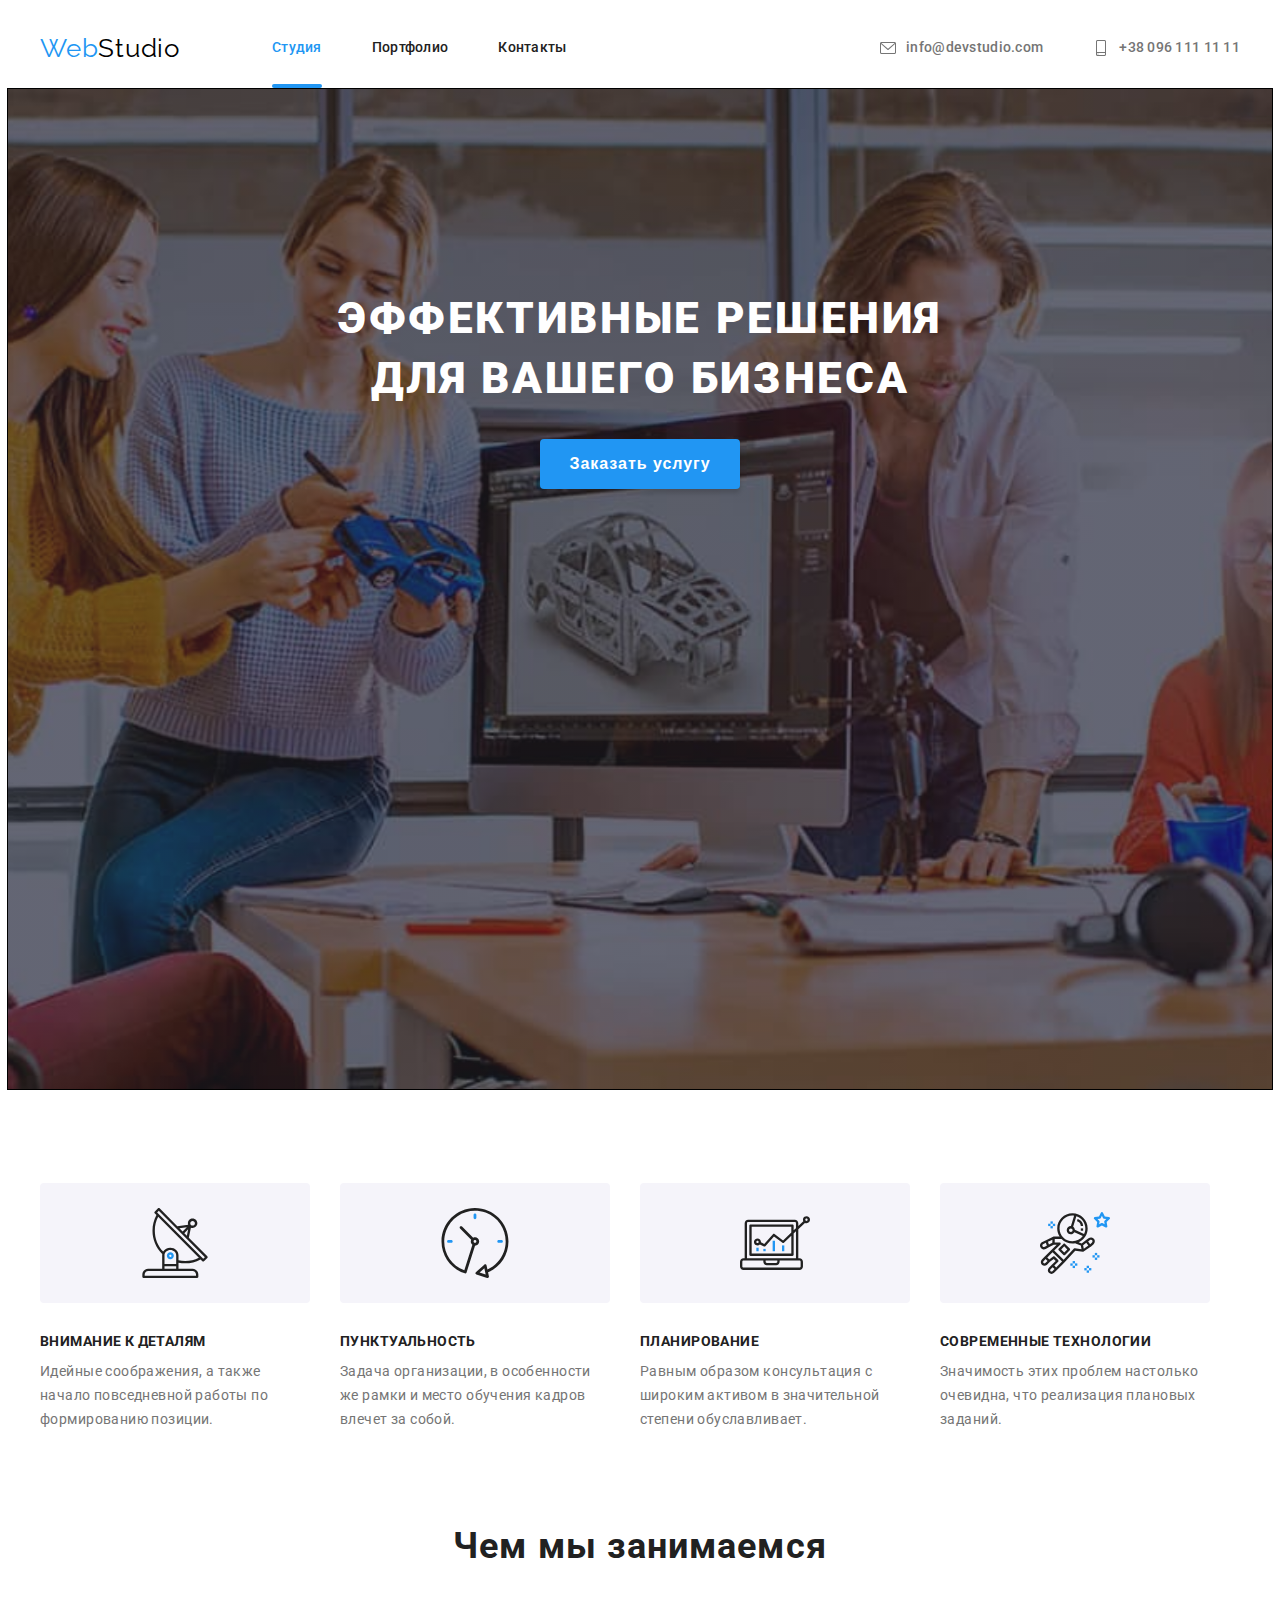
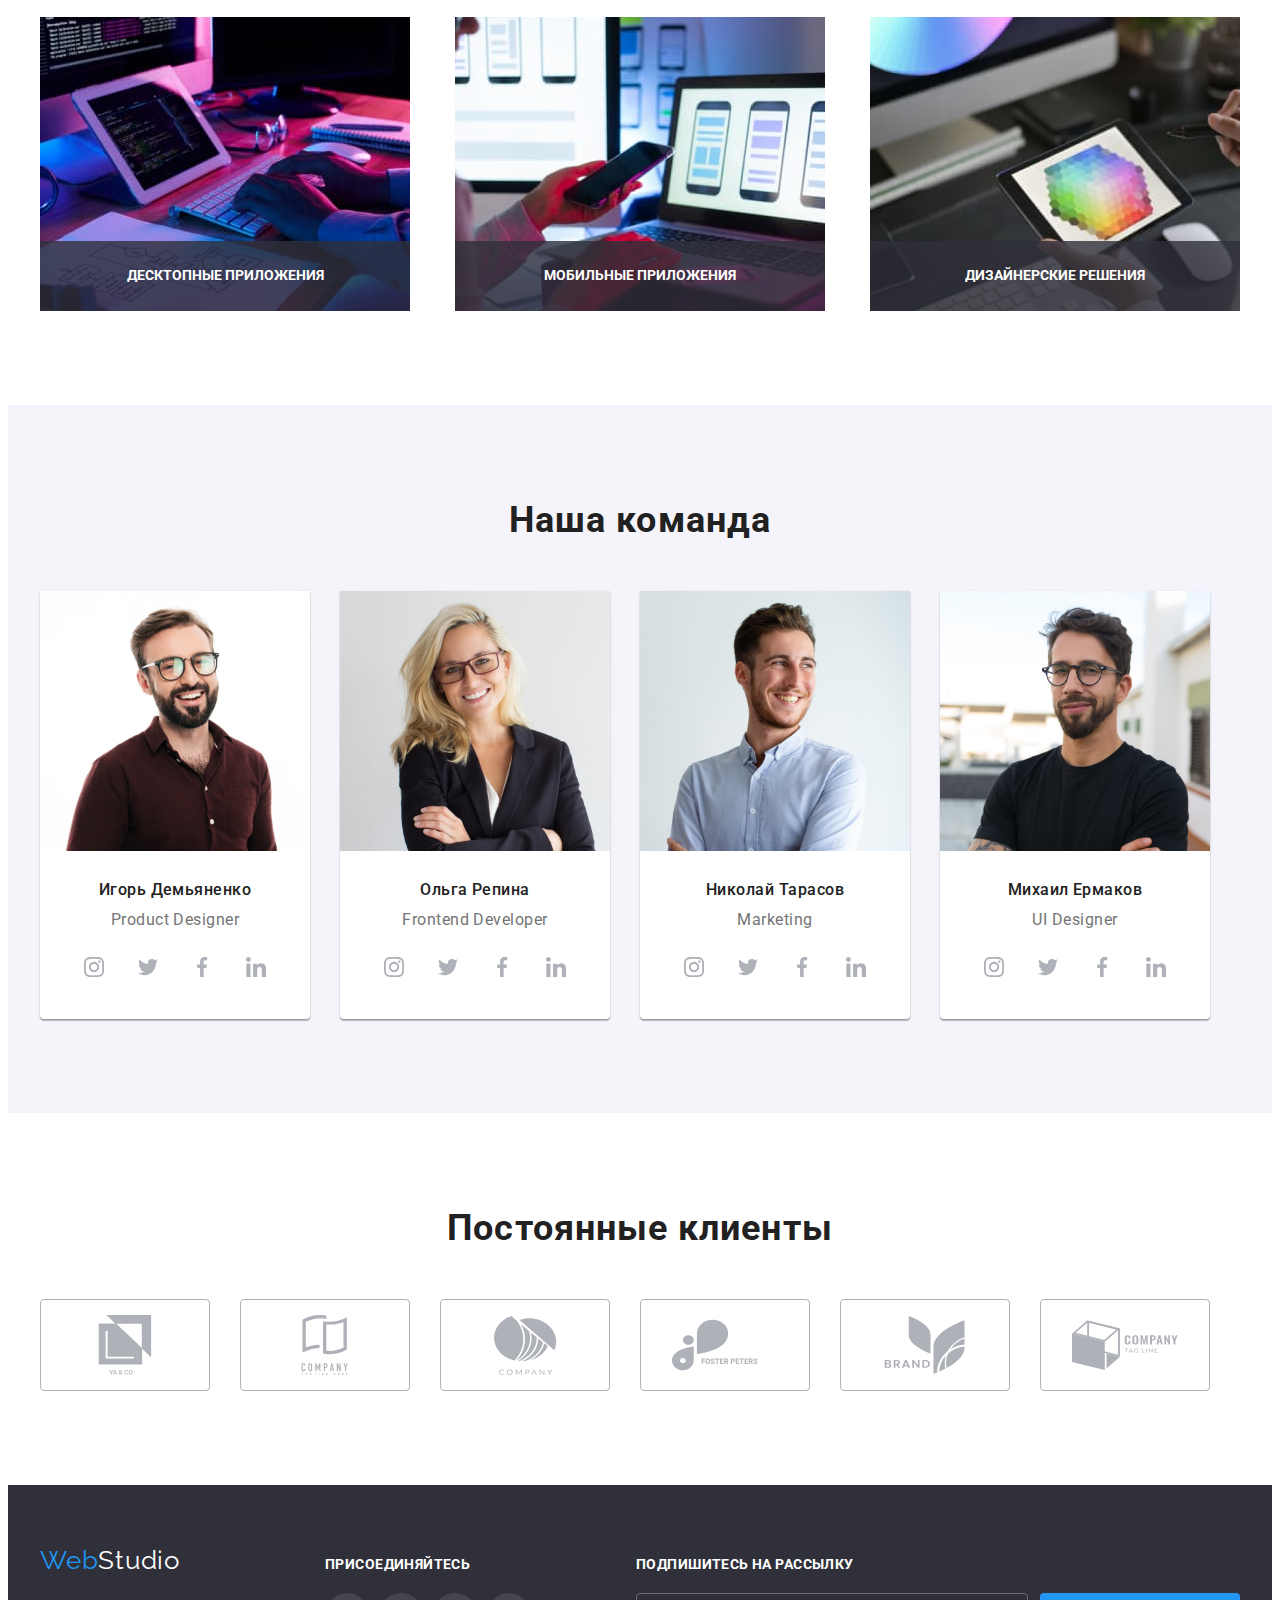
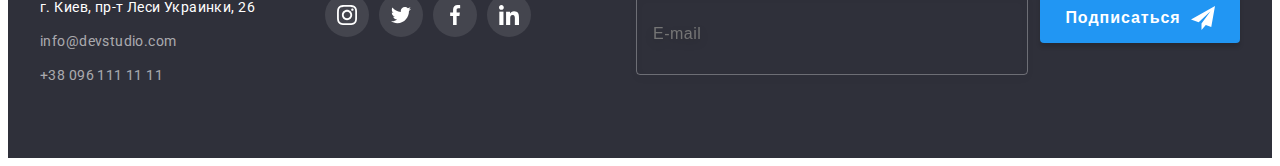
<file: index.html>
<!DOCTYPE html>
<html lang="ru">

<head>
  <meta charset="UTF-8" />
  <meta http-equiv="X-UA-Compatible" content="IE=edge" />
  <meta name="viewport" content="width=device-width, initial-scale=1.0" />
  <title>WebStudio</title>
  <link rel="preconnect" href="https://fonts.gstatic.com" />
  <link href="https://fonts.googleapis.com/css2?family=Raleway:wght@700&family=Roboto:wght@400;500;700;900&display=swap"
    rel="stylesheet" />
  <link rel="stylesheet" href="https://cdnjs.cloudflare.com/ajax/libs/modern-normalize/0.2.0/modern-normalize.min.css"
    integrity="sha512-sqIVMkf5f8XGYI/UZYGs7wODxlUeoj9JknataPfUwtvrSKWMHrMXGZ7Evb6nabFYJQG15vFFyALe6r0nWCD1Ug=="
    crossorigin="anonymous" referrerpolicy="no-referrer" />
  <link rel="stylesheet" href="./css/main.min.css" />
</head>

<body>
  <!-- header -->
  <header class="header">
    <div class="container header_container">
      <nav class="navigation">
        <a class="logo logo_header link" href="./"><span class="logo_color">Web</span>Studio</a>
        <ul class="menu list">
          <li class="menu__item">
            <a class="menu__link link current" href="./">Студия</a>
          </li>
          <li class="menu__item">
            <a class="menu__link link" href="./portfolio.html">Портфолио</a>
          </li>
          <li class="menu__item">
            <a class="menu__link link" href="#contacts">Контакты</a>
          </li>
        </ul>
      </nav>
      <ul class="contact-menu list">
        <li class="contact-menu__item">
          <a class="contact-menu__mail-link link" href="mailto:info@devstudio.com">
            <svg class="contact-menu__contact-icon" width="16" height="12">
              <use href="./images/sprite.svg#icon-envelope"></use>
            </svg>
            info@devstudio.com</a>
        </li>
        <li class="contact-menu__item">
          <a class="contact-menu__tel-link link" href="tel:+380961111111">
            <svg class="contact-menu__contact-icon" width="16" height="12">
              <use href="./images/sprite.svg#icon-smartphone"></use>
            </svg>+38 096 111 11 11</a>
        </li>
      </ul>
    </div>
  </header>
  <main>
    <!-- hero_section -->
    <section class="hero-section">
      <div class="container hero-container">
        <h1 class="main-title">
          Эффективные решения <br/>
          для вашего бизнеса
        </h1>
        <button class="popup-btn" type="button" data-modal-open>
          Заказать услугу
        </button>
      </div>
    </section>
    <!-- features_section -->
    <section class="features-section">
      <div class="container features-container">
        <h2 class="main-suptitle visually-hidden">Преимущества</h2>
        <ul class="features-list list">
          <li class="features-list-item">
            <div class="features-icon-bgr">
              <svg class="features-icon" width="70" height="70">
                <use href="./images/sprite.svg#icon-antenna"></use>
              </svg>
            </div>
            <h3 class="suptitle">Внимание к деталям</h3>
            <p class="features-text">
              Идейные соображения, а также начало повседневной работы по
              формированию позиции.
            </p>
          </li>
          <li class="features-list-item">
            <div class="features-icon-bgr">
              <svg class="features-icon" width="70" height="70">
                <use href="./images/sprite.svg#icon-clock"></use>
              </svg>
            </div>
            <h3 class="suptitle">Пунктуальность</h3>
            <p class="features-text">
              Задача организации, в особенности же рамки и место обучения
              кадров влечет за собой.
            </p>
          </li>
          <li class="features-list-item">
            <div class="features-icon-bgr">
              <svg class="features-icon" width="70" height="70">
                <use href="./images/sprite.svg#icon-diagram"></use>
              </svg>
            </div>
            <h3 class="suptitle">Планирование</h3>
            <p class="features-text">
              Равным образом консультация с широким активом в значительной
              степени обуславливает.
            </p>
          </li>
          <li class="features-list-item">
            <div class="features-icon-bgr">
              <svg class="features-icon" width="70" height="70">
                <use href="./images/sprite.svg#icon-astronaut"></use>
              </svg>
            </div>
            <h3 class="suptitle">Современные технологии</h3>
            <p class="features-text">
              Значимость этих проблем настолько очевидна, что реализация
              плановых заданий.
            </p>
          </li>
        </ul>
      </div>
    </section>
    <!-- about_section -->
    <section class="about-section section">
      <div class="container">
        <h2 class="main-suptitle">Чем мы занимаемся</h2>
        <ul class="about-list list">
          <li class="about-list-item">
            <div class="about-list-wrapper">
              <img class="about-img" src="./images/what_we_do/box1.jpg" alt="программист пишет код" width="370"
                height="294" />
              <p class="about-list-wraper-title">Десктопные приложения</p>
            </div>
          </li>
          <li class="about-list-item">
            <div class="about-list-wrapper">
              <img class="about-img" src="./images/what_we_do/box2.jpg" alt="просмотр макета для телефона" width="370"
                height="294" />
              <p class="about-list-wraper-title">Мобильные приложения</p>
            </div>
          </li>
          <li class="about-list-item">
            <div class="about-list-wrapper">
              <img class="about-img" src="./images/what_we_do/box3.jpg" alt="выбор цвета" width="370" height="294" />
              <p class="about-list-wraper-title">Дизайнерские решения</p>
            </div>
          </li>
        </ul>
      </div>
    </section>
    <!-- our_team_section -->
    <section class="our-team-section section">
      <div class="container ots-container">
        <h2 class="main-suptitle">Наша команда</h2>
        <ul class="our-team-list list">
          <li class="our-team-list-item">
            <img class="our-team-img" src="./images/our_team/ihor.jpg" alt="Игорь Демьяненко" width="270"
              height="260" />
            <div class="members">
              <h3 class="our-team-suptitle">Игорь Демьяненко</h3>
              <p class="our-team-text">Product Designer</p>
              <ul class="social-list list">
                <li class="members-list-item">
                  <a class="social-link link" href="#">
                    <svg class="social-icon">
                      <use class="social-list__icon" href="./images/sprite.svg#icon-instagram"></use>
                    </svg>
                  </a>
                </li>
                <li class="members-list-item">
                  <a class="social-link link" href="#">
                    <svg class="social-icon">
                      <use class="social-list__icon" href="./images/sprite.svg#icon-twitter"></use>
                    </svg>
                  </a>
                </li>
                <li class="members-list-item">
                  <a class="social-link link" href="#">
                    <svg class="social-icon">
                      <use class="social-list__icon" href="./images/sprite.svg#icon-facebook"></use>
                    </svg>
                  </a>
                </li>
                <li class="members-list-item">
                  <a class="social-link link" href="#">
                    <svg class="social-icon">
                      <use class="social-list__icon" href="./images/sprite.svg#icon-linkedin"></use>
                    </svg>
                  </a>
                </li>
              </ul>
            </div>
          </li>
          <li class="our-team-list-item">
            <img class="our-team-img" src="./images/our_team/olha.jpg" alt="Ольга Репина" width="270" height="260" />
            <div class="members">
              <h3 class="our-team-suptitle">Ольга Репина</h3>
              <p class="our-team-text">Frontend Developer</p>
              <ul class="social-list list">
                <li class="members-list-item">
                  <a class="social-link link" href="#">
                    <svg class="social-icon">
                      <use class="social-list__icon" href="./images/sprite.svg#icon-instagram"></use>
                    </svg>
                  </a>
                </li>
                <li class="members-list-item">
                  <a class="social-link link" href="#">
                    <svg class="social-icon">
                      <use class="social-list__icon" href="./images/sprite.svg#icon-twitter"></use>
                    </svg>
                  </a>
                </li>
                <li class="members-list-item">
                  <a class="social-link link" href="#">
                    <svg class="social-icon">
                      <use class="social-list__icon" href="./images/sprite.svg#icon-facebook"></use>
                    </svg>
                  </a>
                </li>
                <li class="members-list-item">
                  <a class="social-link link" href="#">
                    <svg class="social-icon">
                      <use class="social-list__icon" href="./images/sprite.svg#icon-linkedin"></use>
                    </svg>
                  </a>
                </li>
              </ul>
            </div>
          </li>
          <li class="our-team-list-item">
            <img class="our-team-img" src="./images/our_team/nikolaj.jpg" alt="Николай Тарасов" width="270"
              height="260" />
            <div class="members">
              <h3 class="our-team-suptitle">Николай Тарасов</h3>
              <p class="our-team-text">Marketing</p>
              <ul class="social-list list">
                <li class="members-list-item">
                  <a class="social-link link" href="#">
                    <svg class="social-icon">
                      <use class="social-list__icon" href="./images/sprite.svg#icon-instagram"></use>
                    </svg>
                  </a>
                </li>
                <li class="members-list-item">
                  <a class="social-link link" href="#">
                    <svg class="social-icon">
                      <use class="social-list__icon" href="./images/sprite.svg#icon-twitter"></use>
                    </svg>
                  </a>
                </li>
                <li class="members-list-item">
                  <a class="social-link link" href="#">
                    <svg class="social-icon">
                      <use class="social-list__icon" href="./images/sprite.svg#icon-facebook"></use>
                    </svg>
                  </a>
                </li>
                <li class="members-list-item">
                  <a class="social-link link" href="#">
                    <svg class="social-icon">
                      <use class="social-list__icon" href="./images/sprite.svg#icon-linkedin"></use>
                    </svg>
                  </a>
                </li>
              </ul>
            </div>
          </li>
          <li class="our-team-list-item">
            <img class="our-team-img" src="./images/our_team/mihail.jpg" alt="Михаил Ермаков" width="270"
              height="260" />
            <div class="members">
              <h3 class="our-team-suptitle">Михаил Ермаков</h3>
              <p class="our-team-text">UI Designer</p>
              <ul class="social-list list">
                <li class="members-list-item">
                  <a class="social-link link" href="#">
                    <svg class="social-icon">
                      <use class="social-list__icon" href="./images/sprite.svg#icon-instagram"></use>
                    </svg>
                  </a>
                </li>
                <li class="members-list-item">
                  <a class="social-link link" href="#">
                    <svg class="social-icon">
                      <use class="social-list__icon" href="./images/sprite.svg#icon-twitter"></use>
                    </svg>
                  </a>
                </li>
                <li class="members-list-item">
                  <a class="social-link link" href="#">
                    <svg class="social-icon">
                      <use class="social-list__icon" href="./images/sprite.svg#icon-facebook"></use>
                    </svg>
                  </a>
                </li>
                <li class="members-list-item">
                  <a class="social-link link" href="#">
                    <svg class="social-icon">
                      <use class="social-list__icon" href="./images/sprite.svg#icon-linkedin"></use>
                    </svg>
                  </a>
                </li>
              </ul>
            </div>
          </li>
        </ul>
      </div>
    </section>
    <!-- clients section -->
    <section class="clients-section section">
      <div class="container clients-container">
        <h2 class="main-suptitle">Постоянные клиенты</h2>
        <ul class="clients-list list">
          <li class="clients-list-item">
            <a class="clients-link link" href="#">
              <svg class="clients-icon">
                <use href="./images/sprite.svg#icon-client1"></use>
              </svg>
            </a>
          </li>
          <li class="clients-list-item">
            <a class="clients-link link" href="#">
              <svg class="clients-icon">
                <use href="./images/sprite.svg#icon-client2"></use>
              </svg>
            </a>
          </li>
          <li class="clients-list-item">
            <a class="clients-link link" href="#">
              <svg class="clients-icon">
                <use href="./images/sprite.svg#icon-client3"></use>
              </svg>
            </a>
          </li>
          <li class="clients-list-item">
            <a class="clients-link link" href="#">
              <svg class="clients-icon">
                <use href="./images/sprite.svg#icon-client4"></use>
              </svg>
            </a>
          </li>
          <li class="clients-list-item">
            <a class="clients-link link" href="#">
              <svg class="clients-icon">
                <use href="./images/sprite.svg#icon-client5"></use>
              </svg>
            </a>
          </li>
          <li class="clients-list-item">
            <a class="clients-link link" href="#">
              <svg class="clients-icon">
                <use href="./images/sprite.svg#icon-client6"></use>
              </svg>
            </a>
          </li>
        </ul>
      </div>
    </section>
  </main>
  <!-- footer section -->
  <footer class="footer">
    <div class="container footer-container">
      <div class="footer-div-all">
        <div class="address-div">
          <a class="logo logo_footer link" href="./"><span class="logo_color">Web</span><span
              class="last_logo">Studio</span></a>
          <address class="address" id="contacts">
            <ul class="address-list list">
              <li class="address-list__item">
                <a class="address-list__link-maps link" href="https://goo.gl/maps/2FeBoZ7qKvZtW7PK7" target="_blank"
                  rel="nonoopener noreferrer">г. Киев, пр-т Леси Украинки, 26</a>
              </li>
              <li class="address-list__item">
                <a class="address-list__link-mail link" href="mailto:info@devstudio.com">info@devstudio.com</a>
              </li>
              <li class="address-list__item">
                <a class="address-list__link-tel link" href="tel:+380961111111">+38 096 111 11 11</a>
              </li>
            </ul>
          </address>
        </div>
        <div class="footer-social">
          <p class="footer-social-title">Присоединяйтесь</p>
          <ul class="social-list list">
            <li class="social-list__footer-item">
              <a class="social-list__footer-link link" href="#">
                <svg class="social-icon">
                  <use class="social-list__icon" href="./images/sprite.svg#icon-instagram"></use>
                </svg>
              </a>
            </li>
            <li class="social-list__footer-item">
              <a class="social-list__footer-link link" href="#">
                <svg class="social-icon">
                  <use class="social-list__icon" href="./images/sprite.svg#icon-twitter"></use>
                </svg>
              </a>
            </li>
            <li class="social-list__footer-item">
              <a class="social-list__footer-link link" href="#">
                <svg class="social-icon">
                  <use class="social-list__icon" href="./images/sprite.svg#icon-facebook"></use>
                </svg>
              </a>
            </li>
            <li class="social-list__footer-item">
              <a class="social-list__footer-link link" href="#">
                <svg class="social-icon">
                  <use class="social-list__icon" href="./images/sprite.svg#icon-linkedin"></use>
                </svg>
              </a>
            </li>
          </ul>
        </div>
        <div class="subscribe-mail">
          <p class="subscribe-mail-title">
            Подпишитесь на рассылку
          </p>
          <form action="#" class="footer-form">
            <input type="email" class="footer-form__input-mail" name="user-email" placeholder="E-mail" pattern="^[a-zA-Z0-9]+$+@[a-z0-9.-]=\.[a-z]{2,}$" title="test@mail.com" required >
            <button type="submit" class="subscribe-btn">
              Подписаться
              <svg class="subscribe-btn__icon">
                <use class="" href="./images/sprite.svg#icon-iconsend"></use>
              </svg>
            </button>
          </form>
        </div>
      </div>
    </div>
  </footer>
  <!-- BACKDROP -->
  <div class="backdrop is-hidden" data-modal>
    <div class="modal"> 
      <button type="button" class="close-btn" data-modal-close>
        <svg class="close-btn-icon">
          <use class="close-btn-link" href="./images/sprite.svg#icon-closebtn"></use>
        </svg>
      </button>
      <form action="#" class="modal-form">
        <p class="modal-form-title">
          Оставьте свои данные, мы вам перезвоним
        </p>
        <label class="modal-form-label">
          Имя          
            <span class="modal-form-label-wrapper">
              <input type="text" class="modal-form-input" name="user-name" minlength="2" pattern="[a-zA-Zа-яёА-ЯЁ]+" title="Имя должно содержать символы кирилицы или латиницы" required >
              <svg class="input-icon">
                <use class="input-icon-link" href="./images/sprite.svg#icon-person-black"></use>
              </svg>
            </span>
        </label>
        <label class="modal-form-label">
          Телефон
          <span class="modal-form-label-wrapper">
          <input type="tel" class="modal-form-input" name="user-tel" pattern="[0-9]{3}-[0-9]{3}-[0-9]{2}-[0-9]{2}" title="099-999-99-99" required >
          <svg class="input-icon">
            <use class="input-icon-link" href="./images/sprite.svg#icon-phone-black"></use>
          </svg>
        </span>
        </label>
        <label class="modal-form-label">
          Почта
          <span class="modal-form-label-wrapper">
          <input type="email" class="modal-form-input" name="user-email" pattern="^[a-zA-Z0-9]+$+@[a-z0-9.-]=\.[a-z]{2,}$" title="test@mail.com" required >
          <svg class="input-icon">
            <use class="input-icon-link" href="./images/sprite.svg#icon-email-black"></use>
          </svg>
        </span>
        </label>
        <label class="modal-form-label">
          Комментарий
          <textarea name="user-message" class="modal-form-message" placeholder="Введите текст"></textarea>
        </label>
        <input type="checkbox" class="modal-form-checkbox visually-hidden" id="accept-policy">
        <label for="accept-policy" class="modal-form-checkbox-label">
          Соглашаюсь с рассылкой и принимаю&nbsp;
          <a href="#" class="modal-form-checkbox-link link">Условия договора</a>
        </label>
        <button type="submit" class="modal-form-btn">Отправить</button>
      </form>
    </div>
  </div>
  <script src="./js/modal.js"></script>
</body>

</html>
</file>
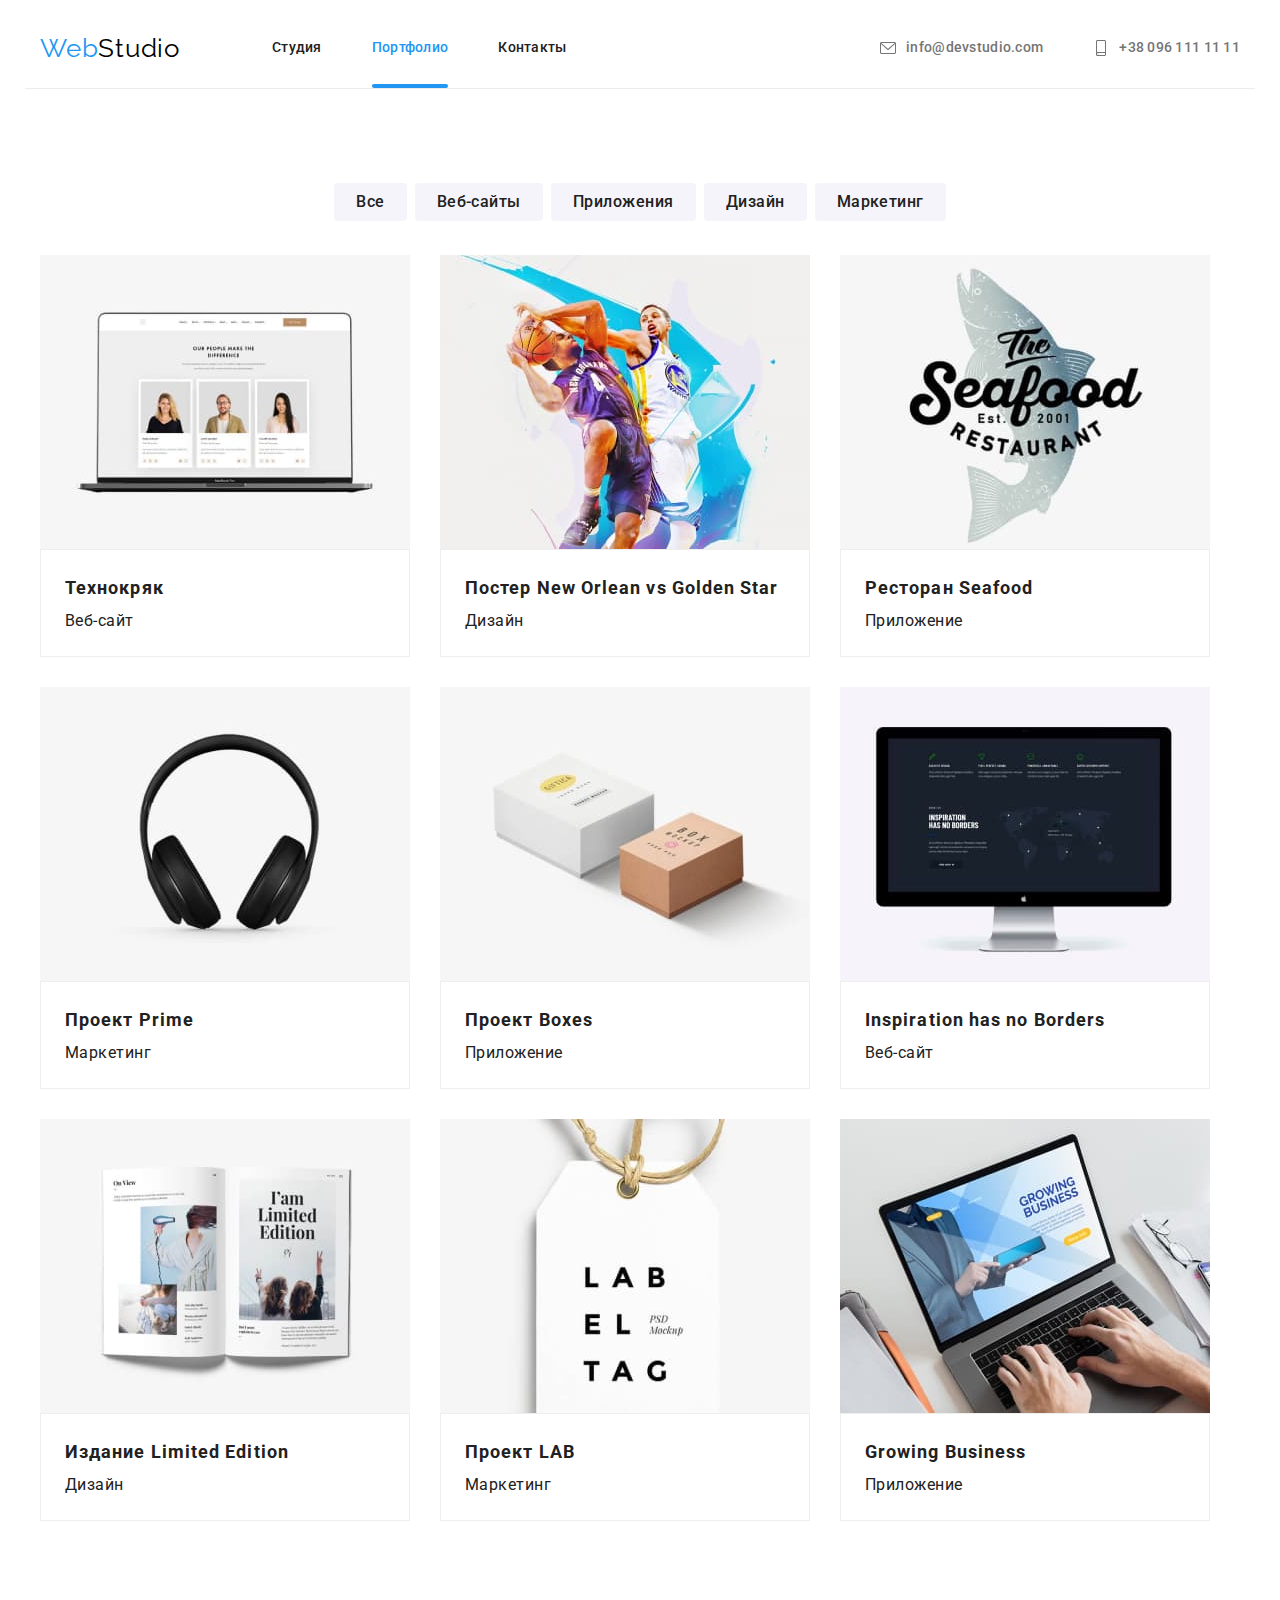
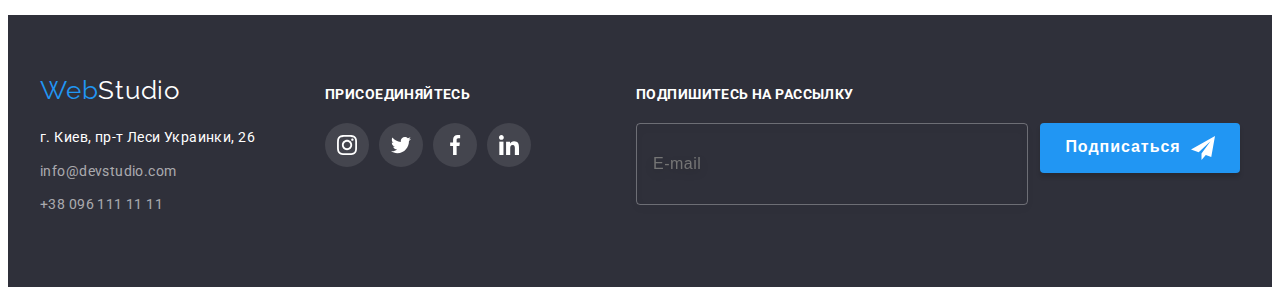
<file: portfolio.html>
<!DOCTYPE html>
<html lang="ru">

<head>
  <meta charset="UTF-8" />
  <meta http-equiv="X-UA-Compatible" content="IE=edge" />
  <meta name="viewport" content="width=device-width, initial-scale=1.0" />
  <title>Portfolio</title>
  <link rel="preconnect" href="https://fonts.gstatic.com" />
  <link href="https://fonts.googleapis.com/css2?family=Raleway:wght@700&family=Roboto:wght@400;500;700;900&display=swap"
    rel="stylesheet" />
  <link rel="stylesheet" href="https://cdnjs.cloudflare.com/ajax/libs/modern-normalize/0.2.0/modern-normalize.min.css"
    integrity="sha512-sqIVMkf5f8XGYI/UZYGs7wODxlUeoj9JknataPfUwtvrSKWMHrMXGZ7Evb6nabFYJQG15vFFyALe6r0nWCD1Ug=="
    crossorigin="anonymous" referrerpolicy="no-referrer" />
  <link rel="stylesheet" href="./css/main.min.css" />
</head>

<body>
  <!-- header -->
  <header class="header">
    <div class="container header_container">
      <nav class="navigation">
        <a class="logo logo_header link" href="./"><span class="logo_color">Web</span>Studio</a>
        <ul class="menu list">
          <li class="menu__item">
            <a class="menu__link link" href="./">Студия</a>
          </li>
          <li class="menu__item">
            <a class="menu__link link current" href="./portfolio.html">Портфолио</a>
          </li>
          <li class="menu__item">
            <a class="menu__link link" href="#contacts">Контакты</a>
          </li>
        </ul>
      </nav>
      <ul class="contact-menu list">
        <li class="contact-menu__item">
          <a class="contact-menu__mail-link link" href="mailto:info@devstudio.com">
            <svg class="contact-menu__contact-icon" width="16" height="12">
              <use href="./images/sprite.svg#icon-envelope"></use>
            </svg>
            info@devstudio.com</a>
        </li>
        <li class="contact-menu__item">
          <a class="contact-menu__tel-link link" href="tel:+380961111111">
            <svg class="contact-menu__contact-icon" width="16" height="12">
              <use href="./images/sprite.svg#icon-smartphone"></use>
            </svg>+38 096 111 11 11</a>
        </li>
      </ul>
    </div>
  </header>
  <main>
    <section class="portfolio-setcion section">
      <!-- portfolio -->
      <div class="container portfolio-container">
        <h1 class="main-title visually-hidden">Портфолио</h1>
        <!-- filters -->
        <ul class="filters-list list">
          <li class="filters-list-item">
            <button class="filters-btn" type="button">Все</button>
          </li>
          <li class="filters-list-item">
            <button class="filters-btn" type="button">Веб-сайты</button>
          </li>
          <li class="filters-list-item">
            <button class="filters-btn" type="button">Приложения</button>
          </li>
          <li class="filters-list-item">
            <button class="filters-btn" type="button">Дизайн</button>
          </li>
          <li class="filters-list-item">
            <button class="filters-btn" type="button">Маркетинг</button>
          </li>
        </ul>
        <!-- projects -->

        <ul class="projects-list list">
          <li class="projects-list-item">
            <a class="projects-link link" href="#">
              <div class="projects-img-wrapper">
                <img class="projects-img" src="./images/portfolio/img1.jpg" alt="сайт технокряк" width="370"
                  height="294" />
                <p class="overlay">
                  Технокряк это современная площадка распространения
                  коронавируса. Компании используют эту платформу для
                  цифрового шпионажа и атак на защищённые сервера конкурентов.
                </p>
              </div>
              <div class="project-list-item-div">
                <h2 class="projects-suptitle">Технокряк</h2>
                <p class="projects-text">Веб-сайт</p>
              </div>
            </a>
          </li>
          <li class="projects-list-item">
            <a class="projects-link link" href="#">
              <div class="projects-img-wrapper">
                <img class="projects-img" src="./images/portfolio/img2.jpg" alt="постер два баскетболісти" width="370"
                  height="294" />
                <p class="overlay">
                  Технокряк это современная площадка распространения
                  коронавируса. Компании используют эту платформу для
                  цифрового шпионажа и атак на защищённые сервера конкурентов.
                </p>
              </div>
              <div class="project-list-item-div">
                <h2 class="projects-suptitle">
                  Постер <span lang="en">New Orlean vs Golden Star</span>
                </h2>
                <p class="projects-text">Дизайн</p>
              </div>
            </a>
          </li>
          <li class="projects-list-item">
            <a class="projects-link link" href="#">
              <div class="projects-img-wrapper">
                <img class="projects-img" src="./images/portfolio/img3.jpg" alt="емблема ресторану" width="370"
                  height="294" />
                <p class="overlay">
                  Технокряк это современная площадка распространения
                  коронавируса. Компании используют эту платформу для
                  цифрового шпионажа и атак на защищённые сервера конкурентов.
                </p>
              </div>
              <div class="project-list-item-div">
                <h2 class="projects-suptitle">
                  Ресторан <span lang="en">Seafood</span>
                </h2>
                <p class="projects-text">Приложение</p>
              </div>
            </a>
          </li>
          <li class="projects-list-item">
            <a class="projects-link link" href="#">
              <div class="projects-img-wrapper">
                <img class="projects-img" src="./images/portfolio/img4.jpg" alt="навушники" width="370" height="294" />
                <p class="overlay">
                  Технокряк это современная площадка распространения
                  коронавируса. Компании используют эту платформу для
                  цифрового шпионажа и атак на защищённые сервера конкурентов.
                </p>
              </div>
              <div class="project-list-item-div">
                <h2 class="projects-suptitle">Проект <span>Prime</span></h2>
                <p class="projects-text">Маркетинг</p>
              </div>
            </a>
          </li>
          <li class="projects-list-item">
            <a class="projects-link link" href="#">
              <div class="projects-img-wrapper">
                <img class="projects-img" src="./images/portfolio/img5.jpg" alt="дві коробки" width="370"
                  height="294" />
                <p class="overlay">
                  Технокряк это современная площадка распространения
                  коронавируса. Компании используют эту платформу для
                  цифрового шпионажа и атак на защищённые сервера конкурентов.
                </p>
              </div>
              <div class="project-list-item-div">
                <h2 class="projects-suptitle">
                  Проект <span lang="en">Boxes</span>
                </h2>
                <p class="projects-text">Приложение</p>
              </div>
            </a>
          </li>
          <li class="projects-list-item">
            <a class="projects-link link" href="#">
              <div class="projects-img-wrapper">
                <img class="projects-img" src="./images/portfolio/img6.jpg" alt="монітор" width="370" height="294" />
                <p class="overlay">
                  Технокряк это современная площадка распространения
                  коронавируса. Компании используют эту платформу для
                  цифрового шпионажа и атак на защищённые сервера конкурентов.
                </p>
              </div>
              <div class="project-list-item-div">
                <h2 class="projects-suptitle" lang="en">
                  Inspiration has no Borders
                </h2>
                <p class="projects-text">Веб-сайт</p>
              </div>
            </a>
          </li>
          <li class="projects-list-item">
            <a class="projects-link link" href="#">
              <div class="projects-img-wrapper">
                <img class="projects-img" src="./images/portfolio/img7.jpg" alt="відкрита книга" width="370"
                  height="294" />
                <p class="overlay">
                  Технокряк это современная площадка распространения
                  коронавируса. Компании используют эту платформу для
                  цифрового шпионажа и атак на защищённые сервера конкурентов.
                </p>
              </div>
              <div class="project-list-item-div">
                <h2 class="projects-suptitle">
                  Издание <span lang="en">Limited Edition</span>
                </h2>
                <p class="projects-text">Дизайн</p>
              </div>
            </a>
          </li>
          <li class="projects-list-item">
            <a class="projects-link link" href="#">
              <div class="projects-img-wrapper">
                <img class="projects-img" src="./images/portfolio/img8.jpg" alt="шильдик компанії" width="370"
                  height="294" />
                <p class="overlay">
                  Технокряк это современная площадка распространения
                  коронавируса. Компании используют эту платформу для
                  цифрового шпионажа и атак на защищённые сервера конкурентов.
                </p>
              </div>
              <div class="project-list-item-div">
                <h2 class="projects-suptitle">
                  Проект <span lang="en">LAB</span>
                </h2>
                <p class="projects-text">Маркетинг</p>
              </div>
            </a>
          </li>
          <li class="projects-list-item">
            <a class="projects-link link" href="#">
              <div class="projects-img-wrapper">
                <img class="projects-img" src="./images/portfolio/img9.jpg" alt="людина працює за ноутбуком" width="370"
                  height="294" />
                <p class="overlay">
                  Технокряк это современная площадка распространения
                  коронавируса. Компании используют эту платформу для
                  цифрового шпионажа и атак на защищённые сервера конкурентов.
                </p>
              </div>
              <div class="project-list-item-div">
                <h2 class="projects-suptitle" lang="en">Growing Business</h2>
                <p class="projects-text">Приложение</p>
              </div>
            </a>
          </li>
        </ul>
      </div>
    </section>
  </main>
  <!-- footer section -->
  <footer class="footer">
    <div class="container footer-container">
      <div class="footer-div-all">
        <div class="address-div">
          <a class="logo logo_footer link" href="./"><span class="logo_color">Web</span><span
              class="last_logo">Studio</span></a>
          <address class="address" id="contacts">
            <ul class="address-list list">
              <li class="address-list__item">
                <a class="address-list__link-maps link" href="https://goo.gl/maps/2FeBoZ7qKvZtW7PK7" target="_blank"
                  rel="nonoopener noreferrer">г. Киев, пр-т Леси Украинки, 26</a>
              </li>
              <li class="address-list__item">
                <a class="address-list__link-mail link" href="mailto:info@devstudio.com">info@devstudio.com</a>
              </li>
              <li class="address-list__item">
                <a class="address-list__link-tel link" href="tel:+380961111111">+38 096 111 11 11</a>
              </li>
            </ul>
          </address>
        </div>
        <div class="footer-social">
          <p class="footer-social-title">Присоединяйтесь</p>
          <ul class="social-list list">
            <li class="social-list__footer-item">
              <a class="social-list__footer-link link" href="#">
                <svg class="social-icon">
                  <use class="social-list__icon" href="./images/sprite.svg#icon-instagram"></use>
                </svg>
              </a>
            </li>
            <li class="social-list__footer-item">
              <a class="social-list__footer-link link" href="#">
                <svg class="social-icon">
                  <use class="social-list__icon" href="./images/sprite.svg#icon-twitter"></use>
                </svg>
              </a>
            </li>
            <li class="social-list__footer-item">
              <a class="social-list__footer-link link" href="#">
                <svg class="social-icon">
                  <use class="social-list__icon" href="./images/sprite.svg#icon-facebook"></use>
                </svg>
              </a>
            </li>
            <li class="social-list__footer-item">
              <a class="social-list__footer-link link" href="#">
                <svg class="social-icon">
                  <use class="social-list__icon" href="./images/sprite.svg#icon-linkedin"></use>
                </svg>
              </a>
            </li>
          </ul>
        </div>
        <div class="subscribe-mail">
          <p class="subscribe-mail-title">
            Подпишитесь на рассылку
          </p>
          <form action="#" class="footer-form">
            <input type="email" class="footer-form__input-mail" name="user-email" placeholder="E-mail" pattern="^[a-zA-Z0-9]+$+@[a-z0-9.-]=\.[a-z]{2,}$" title="test@mail.com" required >
            <button type="submit" class="subscribe-btn">
              Подписаться
              <svg class="subscribe-btn__icon">
                <use class="" href="./images/sprite.svg#icon-iconsend"></use>
              </svg>
            </button>
          </form>
        </div>
      </div>
    </div>
  </footer>
</body>

</html>
</file>
<file: css/main.min.css>
:root{--filters-btn-bgr-color: #f5f4fa;--btn-hover-color: #188ce8;--main-background-color: #2f303a;--main-title-color: #ffffff;--grey-text-color: #757575;--suptitle-color: #212121;--logo-color: #000000;--accent-color: #2196f3;--bg-color: #c4c4c4;--social-link-color: #afb1b8;--main-font: "Roboto", "Arial", sans-serif;--secondary-font: "Raleway", sans-serif;--transition-timing-function: cubic-bezier(0.4, 0, 0.2, 1)}.visually-hidden{position:absolute;width:1px;height:1px;margin:-1px;border:0;padding:0;white-space:nowrap;clip-path:inset(100%);clip:rect(0 0 0 0);overflow:hidden}h1,h2,h3,h4,h5,h6,p{margin-top:0;margin-bottom:0}ul,ol{margin-top:0;margin-bottom:0;padding-left:0}img{display:block}body{font-family:"Roboto", sans-serif}.list{list-style:none}.link{text-decoration:none}.section{padding-bottom:94px;padding-top:94px}.container{width:1200px;margin:0 auto;padding-left:15px;padding-right:15px}.logo{font-family:var(--secondary-font);font-size:26px;line-height:1.19;letter-spacing:0.03em;color:var(--logo-color)}.logo_color{font-family:var(--secondary-font);font-size:26px;line-height:1.19;letter-spacing:0.03em;color:var(--accent-color)}.menu .link.current{color:var(--accent-color)}.current{position:relative}.current::after{position:absolute;bottom:0;content:"";display:block;width:100%;height:4px;background-color:var(--accent-color);border-radius:2px}.main-title{margin-bottom:30px;font-weight:900;font-size:44px;line-height:1.36;text-align:center;letter-spacing:0.06em;text-transform:uppercase;color:var(--main-title-color)}.popup-btn{background-color:var(--accent-color);font-weight:700;font-size:16px;line-height:1.87;display:flex;align-items:center;justify-content:center;width:200px;height:50px;letter-spacing:0.06em;color:var(--main-title-color);cursor:pointer;box-shadow:0px 4px 4px rgba(0,0,0,0.15);border:none;border-radius:4px;margin:0 auto;transition:background-color 250ms var(--transition-timing-function)}.popup-btn:hover,.popup-btn:focus{background:var(--btn-hover-color)}.main-suptitle{font-size:36px;line-height:1.17;text-align:center;letter-spacing:0.03em;color:var(--suptitle-color);margin-bottom:50px}.suptitle{font-size:14px;line-height:16px;letter-spacing:0.03em;text-transform:uppercase;color:var(--suptitle-color);margin-bottom:10px}.social-list{display:flex;align-items:center;justify-content:space-between;width:206px;margin:0 auto}.social-link{display:flex;justify-content:center;align-items:center;width:44px;height:44px;border-radius:50%;color:var(--social-link-color);transition:background-color 250ms var(--transition-timing-function)}.social-link:hover,.social-link:focus{color:var(--main-title-color);background-color:var(--accent-color)}.social-icon{fill:currentColor;width:20px;height:20px}.filters-btn{border:none;font-family:"Roboto", sans-serif;font-weight:500;font-size:16px;line-height:1.62;text-align:center;letter-spacing:0.03em;color:var(--suptitle-color);background:var(--filters-btn-bgr-color);border-radius:4px;padding:6px 22px;transition:color 250ms var(--transition-timing-function)}.filters-btn:hover,.filters-btn:focus{background:var(--accent-color);color:var(--main-title-color);box-shadow:0px 3px 1px rgba(0,0,0,0.1),0px 1px 2px rgba(0,0,0,0.08),0px 2px 2px rgba(0,0,0,0.12);border-radius:4px;font-weight:500;font-size:16px;line-height:1.62;text-align:center;letter-spacing:0.03em;transition:color 250ms var(--transition-timing-function)}.modal-form{display:flex;flex-direction:column}.modal-form-title{font-weight:700;font-size:20px;line-height:1.5;letter-spacing:0.03em;text-align:center;color:var(--suptitle-color);margin-bottom:12px}.modal-form-label{font-size:12px;line-height:1.16;letter-spacing:0.01em;color:var(--grey-text-color);margin-bottom:10px}.modal-form-label-wrapper{position:relative;display:block;margin-top:4px}.modal-form-input{width:100%;height:40px;border:1px solid rgba(33,33,33,0.2);border-radius:4px;padding-left:42px}.modal-form-input:focus{outline:none;border-color:var(--accent-color);transition:border-color 250ms var(--transition-timing-function)}.input-icon{position:absolute;top:50%;transform:translateY(-50%);left:12px;width:18px;height:18px}.modal-form-input:focus+.input-icon{fill:var(--accent-color);transition:fill 250ms var(--transition-timing-function)}.modal-form-message{width:100%;height:120px;border:1px solid rgba(33,33,33,0.2);border-radius:4px;margin-top:4px;padding:12px 16px;resize:none;transition:border-color 250ms var(--transition-timing-function)}.modal-form-message::placeholder{font-size:12px;line-height:1.16;letter-spacing:0.01em;color:rgba(117,117,117,0.5)}.modal-form-message:focus{outline:none;border-color:var(--accent-color)}.modal-form-checkbox-label{display:flex;align-items:center;justify-content:center;font-size:14px;line-height:1.7;letter-spacing:0.03em;color:var(--grey-text-color);margin-bottom:30px}.modal-form-checkbox:checked+.modal-form-checkbox-label::before{background-image:url(../images/icons/iconcheck.svg)}.modal-form-checkbox-label::before{display:block;content:"";background-image:url(../images/icons/viconcheck.svg);width:16px;height:15px;cursor:pointer;margin-right:8px}.modal-form-checkbox-link{text-decoration-line:underline;color:var(--accent-color)}.modal-form-btn{align-self:center;font-weight:700;font-size:16px;line-height:1.8;letter-spacing:0.06em;width:200px;height:50px;background:var(--accent-color);box-shadow:0px 4px 4px rgba(0,0,0,0.15);border-radius:4px;border:none;color:var(--main-title-color);transition:background-color 250ms var(--transition-timing-function)}.modal-form-btn:hover,.modal-form-btn:focus{background:var(--btn-hover-color)}.modal{position:absolute;top:50%;left:50%;width:528px;height:582px;background-color:var(--main-title-color);transform:translate(-50%, -50%);padding:40px;box-shadow:0px 1px 3px rgba(0,0,0,0.12),0px 1px 1px rgba(0,0,0,0.14),0px 2px 1px rgba(0,0,0,0.2);border-radius:4px}.close-btn{position:absolute;top:8px;right:8px;width:30px;height:30px;border-radius:50%;border:1px solid rgba(0,0,0,0.1);background-color:transparent;cursor:pointer;padding:0}.close-btn:hover,.close-btn:focus{fill:var(--accent-color);transition:fill 250ms var(--transition-timing-function)}.close-btn-icon{width:11px;height:11px}.backdrop{position:fixed;top:0;left:0;width:100vw;height:100vh;background-color:rgba(0,0,0,0.2);transition:opacity 250ms linear, visibility 250ms linear}.is-hidden{opacity:0;visibility:hidden;pointer-events:none}.header_container{display:flex;align-items:center;border-bottom:1px solid #ececec}.navigation{display:flex;align-items:center}.logo_header{margin-right:92px}.menu{display:flex;align-items:center}.menu .menu__link{display:block;padding-top:32px;padding-bottom:32px}.menu__item:not(:last-child){margin-right:50px}.menu__link{font-weight:500;font-size:14px;line-height:1.14;letter-spacing:0.02em;color:var(--suptitle-color);transition:color 250ms var(--transition-timing-function)}.menu__link:hover,.menu__link:focus{color:var(--accent-color)}.contact-menu{display:flex;align-items:center;margin-left:auto}.contact-menu .contact-menu__item:not(:last-child){margin-right:50px}.contact-menu__contact-icon{fill:currentColor;margin-right:10px;width:16px;height:16px}.contact-menu__mail-link,.contact-menu__tel-link{display:flex;padding-top:32px;padding-bottom:32px;align-items:center;font-weight:500;font-size:14px;line-height:1.14;letter-spacing:0.02em;color:var(--grey-text-color);transition:color 250ms var(--transition-timing-function)}.contact-menu__mail-link:hover,.contact-menu__mail-link:focus,.contact-menu__tel-link:hover,.contact-menu__tel-link:focus{color:var(--accent-color)}.hero-section{background-color:var(--bg-color);background-image:linear-gradient(to right, rgba(47,48,58,0.4), rgba(47,48,58,0.4)),url(../images/hero.jpg);padding-top:200px;padding-bottom:200px;background-position:center;background-repeat:no-repeat;background-size:cover;max-width:1600px;height:600px;outline:1px solid #000000;margin-left:auto;margin-right:auto}.features-section{padding-top:94px}.features-list{display:flex;flex-wrap:wrap;margin-left:-30px;margin-top:-30px}.features-icon-bgr{background-color:var(--filters-btn-bgr-color);display:flex;align-items:center;justify-content:center;height:120px;border-radius:4px;margin-bottom:30px}.features-list-item{display:block;width:270px;margin-left:30px;margin-top:30px}.features-text{font-size:14px;line-height:1.14;line-height:24px;letter-spacing:0.03em;color:var(--grey-text-color)}.about-list{display:flex;justify-content:space-between}.about-list-wrapper{position:relative}.about-list-wraper-title{position:absolute;bottom:0;width:100%;height:70px;display:flex;align-items:center;justify-content:center;font-weight:700;font-size:14px;line-height:1.14;text-align:center;text-transform:uppercase;color:var(--main-title-color);background-color:rgba(47,48,58,0.8)}.our-team-section{background-color:var(--filters-btn-bgr-color)}.ots-container{max-width:1600px}.our-team-list{display:flex;flex-wrap:wrap;margin-left:-30px;margin-top:-30px}.our-team-list-item{margin-left:30px;margin-top:30px;background-color:var(--main-title-color);box-shadow:0px 1px 3px rgba(0,0,0,0.12),0px 1px 1px rgba(0,0,0,0.14),0px 2px 1px rgba(0,0,0,0.2);border-radius:0px 0px 4px 4px}.our-team-suptitle{font-weight:500;font-size:16px;line-height:1.18;text-align:center;letter-spacing:0.03em;color:var(--suptitle-color);margin-bottom:10px}.our-team-text{font-size:16px;line-height:19px;text-align:center;letter-spacing:0.03em;color:var(--grey-text-color);margin-bottom:16px}.members{padding:30px 0}.clients-list{display:flex;flex-wrap:wrap;align-items:center;margin-left:-30px;margin-top:-30px}.clients-list-item{display:block;width:170px;margin-left:30px;margin-top:30px}.clients-icon{fill:currentColor;width:106px;height:60px}.clients-link{display:flex;justify-content:center;align-items:center;color:var(--social-link-color);height:92px;border:1px solid var(--social-link-color);border-radius:4px;box-sizing:border-box;transition:color 250ms var(--transition-timing-function)}.clients-link:hover,.clients-link:focus{color:var(--accent-color);border-color:var(--accent-color)}.footer{background-color:var(--main-background-color)}.footer-container{padding-top:60px;padding-bottom:60px}.logo-div{margin-bottom:20px}.last_logo{color:var(--main-title-color)}.address{font-style:normal;margin-top:20px}.footer-div-all{display:flex}.address-div{margin-right:70px}.address-list__item{margin-bottom:10px}.address-list__link-maps{font-size:14px;line-height:1.71;letter-spacing:0.03em;color:var(--main-title-color)}.address-list__link-mail,.address-list__link-tel{font-size:14px;line-height:1.71;letter-spacing:0.03em;color:rgba(255,255,255,0.6);transition:color 250ms var(--transition-timing-function)}.address-list__link-mail:hover,.address-list__link-mail:focus,.address-list__link-tel:hover,.address-list__link-tel:focus{color:var(--accent-color)}.footer-social-title{margin-bottom:20px;padding-top:12px;font-weight:700;font-size:14px;line-height:1.14;letter-spacing:0.03em;color:var(--main-title-color);text-transform:uppercase}.social-list__footer-link{display:flex;justify-content:center;align-items:center;width:44px;height:44px;border-radius:50%;background-color:rgba(255,255,255,0.1);color:var(--main-title-color);transition:background-color 250ms var(--transition-timing-function)}.social-list__footer-link:hover,.social-list__footer-link:focus{color:var(--main-title-color);background-color:var(--accent-color)}.footer-social-icon{fill:currentColor;width:22px;height:22px}.footer-form{display:flex}.subscribe-mail{margin-left:auto}.subscribe-mail-title{font-weight:700;font-size:14px;line-height:1.14;letter-spacing:0.03em;text-transform:uppercase;color:var(--main-title-color);margin-bottom:20px;padding-top:12px}.footer-form__input-mail{width:358px;height:50px;border:1px solid rgba(255,255,255,0.3);border-radius:4px;filter:drop-shadow(0px 4px 4px rgba(0,0,0,0.15));background-color:transparent;font-size:16px;line-height:1.25;letter-spacing:0.03em;color:rgba(255,255,255,0.6);padding:15px 16px}.footer-form__input-mail :focus{outline:none;border-color:var(--accent-color);transition:border-color 250ms var(--transition-timing-function)}.subscribe-btn{display:flex;align-items:center;justify-content:center;width:200px;height:50px;background:var(--accent-color);box-shadow:0px 4px 4px rgba(0,0,0,0.15);border-radius:4px;margin-left:12px;border:none;color:var(--main-title-color);font-weight:700;font-size:16px;line-height:1.8;letter-spacing:0.06em;cursor:pointer}.subscribe-btn :hover{background-color:var(--btn-hover-color);transition:background-color 250ms var(--transition-timing-function)}.subscribe-btn__icon{width:24px;height:24px;margin-left:10px}.filters-list{display:flex;justify-content:center;margin-bottom:34px}.filters-list-item{display:block}.filters-list-item:not(:last-child){margin-right:8px}.projects-list{display:flex;flex-wrap:wrap;margin-left:-30px;margin-top:-30px}.projects-list-item{margin-left:30px;margin-top:30px;background:var(--main-title-color)}.projects-list-item:hover{box-shadow:0px 1px 1px rgba(0,0,0,0.12),0px 4px 4px rgba(0,0,0,0.06),1px 4px 6px rgba(0,0,0,0.16)}.projects-suptitle{font-size:18px;line-height:2;letter-spacing:0.06em;color:var(--suptitle-color)}.projects-text{font-size:16px;line-height:1.87;letter-spacing:0.03em;color:var(--suptitle-color)}.project-list-item-div{padding:20px 24px;border:1px solid #eeeeee}.projects-link{display:block;position:relative}.projects-img-wrapper{position:relative;overflow:hidden}.overlay{position:absolute;top:0;left:0;width:100%;height:100%;font-size:18px;line-height:1.5;letter-spacing:0.03em;color:var(--main-title-color);background:rgba(33,150,243,0.9);overflow:auto;padding:63px 24px;transform:translateY(100%);transition:transform 250ms linear}.projects-link:hover .overlay,.projects-link:focus .overlay{transform:translateY(0%)}
/*# sourceMappingURL=main.min.css.map */
</file>
